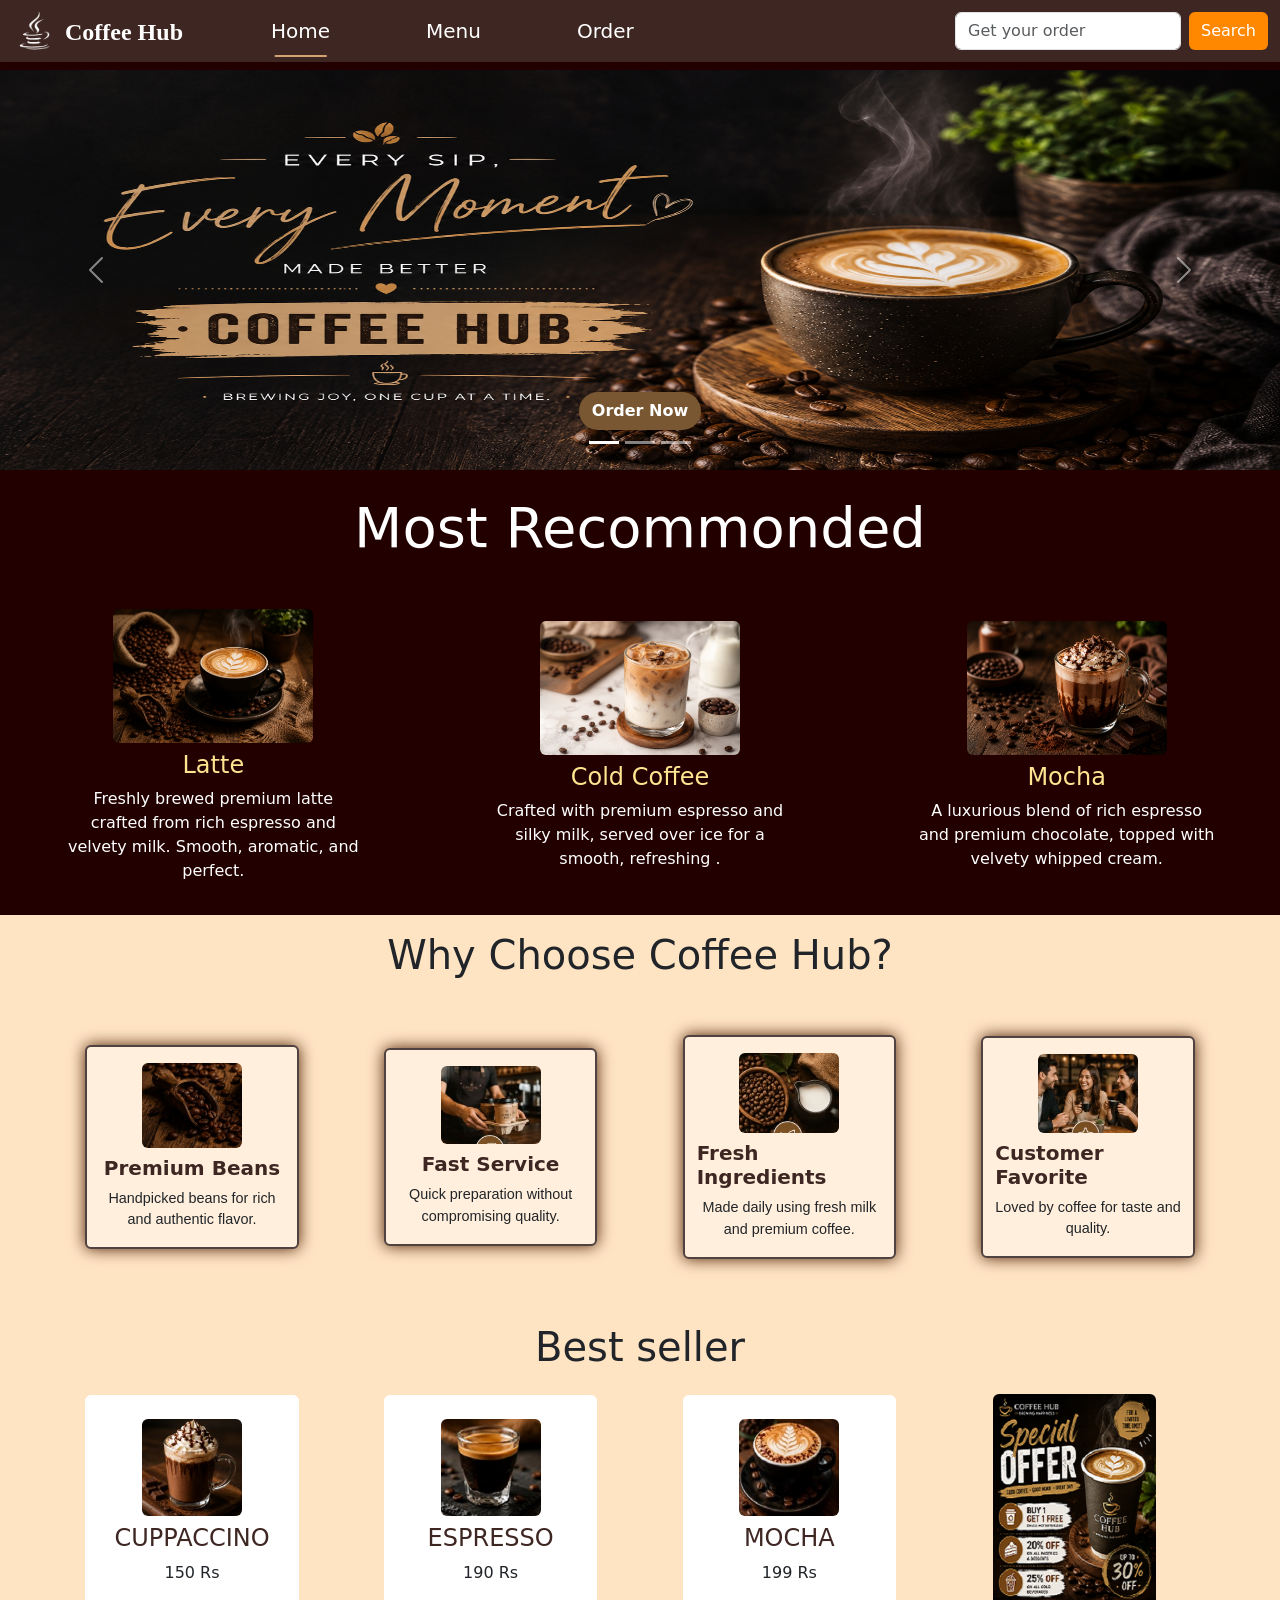
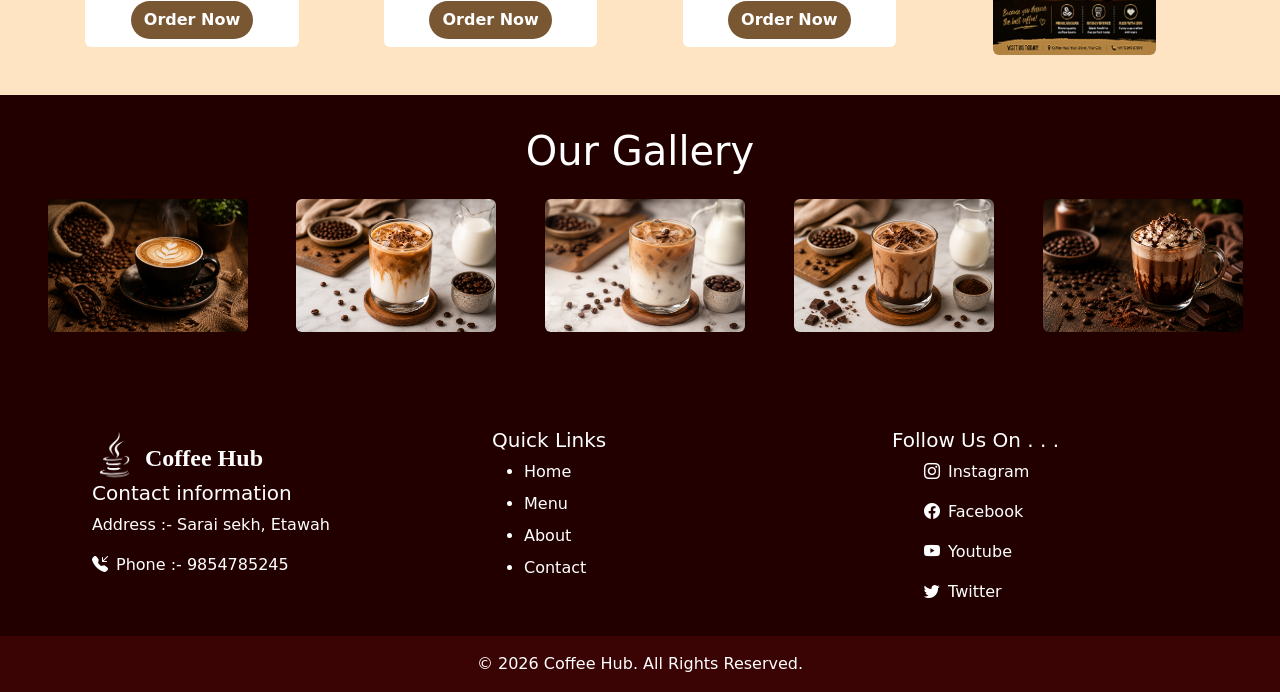
<file: index.html>
<!doctype html>
<html lang="en">
  <head>
    <meta charset="utf-8">
    <meta name="viewport" content="width=device-width, initial-scale=1">
    <title>Bootstrap demo</title>
    <link rel="icon" type="image/png" href="images/favicon.png">
    <link rel="stylesheet" href="https://cdn.jsdelivr.net/npm/bootstrap-icons@1.13.1/font/bootstrap-icons.min.css">
    <link href="https://cdn.jsdelivr.net/npm/bootstrap@5.3.8/dist/css/bootstrap.min.css" rel="stylesheet" integrity="sha384-sRIl4kxILFvY47J16cr9ZwB07vP4J8+LH7qKQnuqkuIAvNWLzeN8tE5YBujZqJLB" crossorigin="anonymous">
    <link rel="stylesheet" href="style.css">
  </head>
  <body>
    <nav class="navbar navbar-expand-lg bg-body-tertiary sticky-top">
  <div class="container-fluid ">
    <div class="d-flex align-items-center justify-content-center">
        <img src="images/logo-removebg-preview.png" class="img-fluid me-2" width="45" alt="">
        <h1 class="navbar-brand text-white nav-txt pt-3">Coffee Hub</h1>
    </div>
    <button class="navbar-toggler" type="button" data-bs-toggle="collapse" data-bs-target="#navbarSupportedContent" aria-controls="navbarSupportedContent" aria-expanded="false" aria-label="Toggle navigation">
      <span class="navbar-toggler-icon"></span>
    </button>
    <div class="collapse navbar-collapse" id="navbarSupportedContent">
      <ul class="navbar-nav me-auto mb-2 mb-lg-0">
        <li class="nav-item">
          <a class="nav-link active-nav text-white navbar-brand" aria-current="page" href="index.html">Home</a>
        </li>
        <li class="nav-item">
          <a class="nav-link text-white navbar-brand" href="menu.html">Menu</a>
        </li>
        <li class="nav-item">
          <a class="nav-link text-white navbar-brand" href="order.html">Order</a>
        </li>
      </ul>
      <form class="d-flex" role="search">
        <input class="form-control me-2" id="home-search" type="search" placeholder="Get your order" aria-label="Search"/>
        <button class="btn btn-success nav-button text-white border-0" id="home-search-btn" type="submit">Search</button>
      </form>
    </div>
  </div>
</nav>
<div id="carouselExampleCaptions" class="carousel slide carousel-fade">
  <div class="carousel-indicators">
    <button type="button" data-bs-target="#carouselExampleCaptions" data-bs-slide-to="0" class="active" aria-current="true" aria-label="Slide 1"></button>
    <button type="button" data-bs-target="#carouselExampleCaptions" data-bs-slide-to="1" aria-label="Slide 2"></button>
    <button type="button" data-bs-target="#carouselExampleCaptions" data-bs-slide-to="2" aria-label="Slide 3"></button>
  </div>
  <div class="carousel-inner mt-2">
    <div class="carousel-item">
      <img src="images/backgroundimage.png" class="d-block w-100 img-fluid" alt="...">
      <div class="carousel-caption">
      <button class="btn fs-6 fw-bold p-2.5 carousel-btn"><a href="menu.html" class="text-white " style="text-decoration: none;">Order Now</a></button>
    </div>
    </div>
    <div class="carousel-item">
      <img src="images/backgroundimage2.png" class="d-block w-100 img-fluid" alt="...">
      <div class="carousel-caption">
      <button class="btn fs-6 fw-bold p-2.5 carousel-btn"><a href="menu.html" class="text-white " style="text-decoration: none;">Order Now</a></button>
    </div>
    </div>
    <div class="carousel-item active">
      <img src="images/backgroundimage3.png" class="d-block w-100 img-fluid" alt="...">
      <div class="carousel-caption">
      <button class="btn fs-6 fw-bold p-2.5 carousel-btn"><a href="menu.html" class="text-white " style="text-decoration: none;">Order Now</a></button>
    </div>
    </div>
  </div>
  <button class="carousel-control-prev" type="button" data-bs-target="#carouselExampleCaptions" data-bs-slide="prev">
    <span class="carousel-control-prev-icon" aria-hidden="true"></span>
    <span class="visually-hidden">Previous</span>
  </button>
  <button class="carousel-control-next" type="button" data-bs-target="#carouselExampleCaptions" data-bs-slide="next">
    <span class="carousel-control-next-icon" aria-hidden="true"></span>
    <span class="visually-hidden">Next</span>
  </button>
</div>
<div class="container-fluid second-section">
  <h2 class="display-4 mt-4 text-white text-center">Most Recommonded</h2>
  <div class="row d-flex align-items-center justify-content-around mt-5">
    <div class="col-md-3 col-7 d-flex flex-column align-items-center justify-content-center mb-3">
      <img src="images/coffe1.png" class="img-fluid rounded " width="200">
      <h4 class="mt-2">Latte</h4>
      <p class="text-white text-center">Freshly brewed premium latte crafted from rich espresso and velvety milk. Smooth, aromatic, and perfect.</p>
    </div>
    <div class="col-md-3 col-7 d-flex flex-column align-items-center justify-content-center mb-3">
      <img src="images/coffe2.png" class="img-fluid rounded " width="200">
      <h4 class="mt-2">Cold Coffee</h4>
      <p class="text-white text-center">Crafted with premium espresso and silky milk, served over ice for a smooth, refreshing .</p>
    </div>
    <div class="col-md-3 col-7 d-flex flex-column align-items-center justify-content-center mb-3">
      <img src="images/coffe3.png" class="img-fluid rounded " width="200">
      <h4 class="mt-2">Mocha</h4>
      <p class="text-white text-center">A luxurious blend of rich espresso and premium chocolate, topped with velvety whipped cream.</p>
    </div>
  </div>
  <div class="row d-flex align-items-center justify-content-evenly third-section">
    <h2 class="display-6 mt-3 text-center">Why Choose Coffee Hub?</h2>
    <div class="col-md-2 col-10 d-flex flex-column align-items-center justify-content-center mt-5 mb-5  rounded">
      <img src="images/beans.jpg" class = "img-fluid rounded mt-3" width="100" alt="">
      <h5 class="fw-bold mt-2">Premium Beans</h5>
      <p class="text-center">Handpicked beans for rich and authentic flavor.</p>
    </div>
    <div class="col-md-2 col-10 d-flex flex-column align-items-center justify-content-center mt-5 mb-5  rounded">
      <img src="images/fastservice.jpg" class = "img-fluid rounded mt-3" width="100" alt="">
      <h5 class="fw-bold mt-2">Fast Service</h5>
      <p class="text-center">Quick preparation without compromising quality.</p>
    </div>
    <div class="col-md-2 col-10 d-flex flex-column align-items-center justify-content-center mt-5 mb-5  rounded">
      <img src="images/ingredients.jpg" class = "img-fluid rounded mt-3" width="100" alt="">
      <h5 class="fw-bold mt-2">Fresh Ingredients</h5>
      <p class="text-center">Made daily using fresh milk and premium coffee.</p>
    </div>
    <div class="col-md-2 col-10 d-flex flex-column align-items-center justify-content-center mt-5 mb-5 rounded">
      <img src="images/customers.jpg" class = "img-fluid rounded mt-3" width="100" alt="">
      <h5 class="fw-bold mt-2">Customer Favorite</h5>
      <p class="text-center">Loved by coffee for taste and quality.</p>
    </div>
  </div>
    <div class="row d-flex align-items-center justify-content-evenly fourth-section">
      <h2 class="display-6 mt-3 text-center">Best seller</h2>
      <div class="col-md-2 col-10 order bg-white mt-3 mb-5 p-2 rounded d-flex flex-column align-items-center justify-content-center">
        <img src="images/coffe4.jpg" width="100" class="rounded mt-3">
        <h4>CUPPACCINO</h4>
        <p>150 Rs</p>
        <button class="btn text-white fs-6 fw-bold p-2.5 carousel-btn order-btn" data-name="CUPPACCINO" data-price="150" data-image="images/coffe4.jpg">Order Now</button>
      </div>
      <div class="col-md-2 col-10 order bg-white mt-3 mb-5 p-2 rounded d-flex flex-column align-items-center justify-content-center">
        <img src="images/coffe5.jpg" width="100" class="rounded mt-3">
        <h4>ESPRESSO</h4>
        <p>190 Rs</p>
        <button class="btn text-white fs-6 fw-bold p-2.5 carousel-btn order-btn" data-name="ESPRESSO" data-price="190" data-image="images/coffe5.jpg">Order Now</button>
      </div>
      <div class="col-md-2 col-10 order bg-white mt-3 mb-5 p-2 rounded d-flex flex-column align-items-center justify-content-center">
        <img src="images/coffe6.jpg" width="100" class="rounded mt-3">
        <h4>MOCHA</h4>
        <p>199 Rs</p>
        <button class="btn text-white fs-6 fw-bold p-2.5 carousel-btn order-btn" data-name="MOCHA" data-price="199" data-image="images/coffe6.jpg">Order Now</button>
      </div>
      <div class="col-md-2 col-10 rounded">
        <img src="images/offer.png" width="163vh" class="rounded mb-4 offer-img" alt="">
      </div>
    </div>
    <div class="row mt-3 d-flex align-items-center justify-content-evenly fivth-section">
      <h2 class="display-6 mt-3 text-center text-white">Our Gallery</h2>
      <div class="col-md-2 col-10 d-flex align-items-center justify-content-evenly mt-3">
        <img src="images/coffe1.png" width="200" class="rounded">
      </div>
      <div class="col-md-2 col-10 d-flex align-items-center justify-content-evenly mt-3">
        <img src="images/coffe7.png" width="200" class="rounded">
      </div>
      <div class="col-md-2 col-10 d-flex align-items-center justify-content-evenly mt-3">
        <img src="images/coffe2.png" width="200" class="rounded">
      </div>
      <div class="col-md-2 col-10 d-flex align-items-center justify-content-evenly mt-3">
        <img src="images/coffe8.png" width="200" class="rounded">
      </div>
      <div class="col-md-2 col-10 d-flex align-items-center justify-content-evenly mt-3">
        <img src="images/coffe3.png" width="200" class="rounded">
      </div>
    </div>

    <div class="row mt-5 d-flex justify-content-evenly footer">
      <div class="col-md-3 col-10 mt-5 align-items-center justify-content-center">
        <div class="logo d-flex">
          <img src="images/logo-removebg-preview.png" class="img-fluid me-2" width="45" alt="">
          <h1 class="navbar-brand text-white nav-txt pt-3">Coffee Hub</h1>
        </div>
        <div class="information text-white">
          <h5>Contact information</h5>
          <p>Address :- Sarai sekh, Etawah</p>
          <div class="number d-flex">
            <i class="bi bi-telephone-inbound-fill"></i>
            <p class="ms-2">Phone :- 9854785245</p>
          </div>
        </div>
    </div>
    <div class="col-md-3 col-10 mt-5 text-white">
      <h5>Quick Links</h5>
      <ul>
        <li class="mt-2">Home</li>
        <li class="mt-2" >Menu</li>
        <li class="mt-2" >About</li>
        <li class="mt-2" >Contact</li>
      </ul>
    </div>
    <div class="col-md-3 col-10 mt-5 text-white">
      <h5>Follow Us On . . .</h5>
      <ul>
        <li class="d-flex">
          <i class="bi bi-instagram"></i>
          <p class="ms-2">Instagram</p>
        </li>
        <li class="d-flex">
          <i class="bi bi-facebook"></i>
          <p class="ms-2">Facebook</p>
          <li class="d-flex">
            <i class="bi bi-youtube"></i>
            <p class="ms-2">Youtube</p>
          </li>
          <li class="d-flex">
            <i class="bi bi-twitter"></i>
            <p class="ms-2">Twitter</p>
          </li>
        </li>
      </ul>
    </div>
    <div class="col-12 pt-3 d-flex justify-content-center align-items-center text-white" style="background-color: rgb(58, 4, 4);">
      <p class="text-center ">© 2026 Coffee Hub. All Rights Reserved.</p>
    </div>
  </div>
    <script src="https://cdn.jsdelivr.net/npm/bootstrap@5.3.8/dist/js/bootstrap.bundle.min.js" integrity="sha384-FKyoEForCGlyvwx9Hj09JcYn3nv7wiPVlz7YYwJrWVcXK/BmnVDxM+D2scQbITxI" crossorigin="anonymous"></script>
    <script src="cofee1.js"></script>
  </body>
</html>
</file>
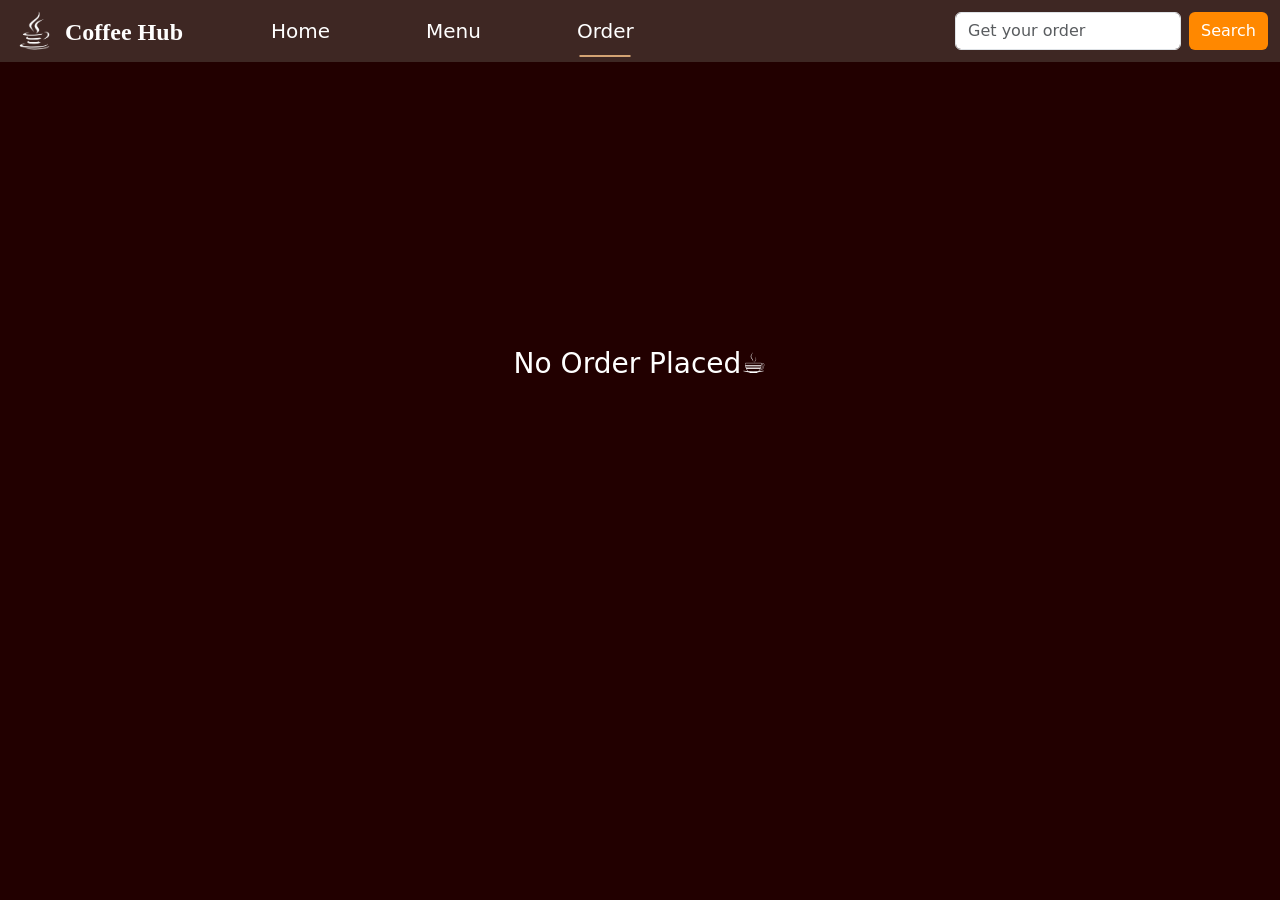
<file: order.html>
<!doctype html>
<html lang="en">
  <head>
    <meta charset="utf-8">
    <meta name="viewport" content="width=device-width, initial-scale=1">
    <link rel="icon" type="image/png" href="images/favicon.png">
    <title>Bootstrap demo</title>
    <link rel="stylesheet" href="https://cdn.jsdelivr.net/npm/bootstrap-icons@1.13.1/font/bootstrap-icons.min.css">
    <link href="https://cdn.jsdelivr.net/npm/bootstrap@5.3.8/dist/css/bootstrap.min.css" rel="stylesheet" integrity="sha384-sRIl4kxILFvY47J16cr9ZwB07vP4J8+LH7qKQnuqkuIAvNWLzeN8tE5YBujZqJLB" crossorigin="anonymous">
    <link rel="stylesheet" href="style.css">
  </head>
  <body>
    <nav class="navbar navbar-expand-lg bg-body-tertiary sticky-top">
  <div class="container-fluid ">
    <div class="d-flex align-items-center justify-content-center">
        <img src="images/logo-removebg-preview.png" class="img-fluid me-2" width="45" alt="">
        <h1 class="navbar-brand text-white nav-txt pt-3">Coffee Hub</h1>
    </div>
    <button class="navbar-toggler" type="button" data-bs-toggle="collapse" data-bs-target="#navbarSupportedContent" aria-controls="navbarSupportedContent" aria-expanded="false" aria-label="Toggle navigation">
      <span class="navbar-toggler-icon"></span>
    </button>
    <div class="collapse navbar-collapse" id="navbarSupportedContent">
      <ul class="navbar-nav me-auto mb-2 mb-lg-0">
        <li class="nav-item">
          <a class="nav-link text-white navbar-brand" aria-current="page" href="index.html">Home</a>
        </li>
        <li class="nav-item">
          <a class="nav-link text-white navbar-brand" href="menu.html">Menu</a>
        </li>
        <li class="nav-item">
          <a class="nav-link active-nav text-white navbar-brand" href="order.html">Order</a>
        </li>
      </ul>
      <form class="d-flex" role="search">
        <input class="form-control me-2" id="searchBox" type="search" placeholder="Get your order" aria-label="Search"/>
        <button class="btn btn-success nav-button text-white border-0" type="submit">Search</button>
      </form>
    </div>
  </div>
</nav>
    <div class="container-fluid bg-transparent d-flex justify-content-center align-items-center ">
        <div class="row d-flex justify-content-center align-items-center order mt-2">
            
        </div>
    </div>
    <script src="https://cdn.jsdelivr.net/npm/bootstrap@5.3.8/dist/js/bootstrap.bundle.min.js" integrity="sha384-FKyoEForCGlyvwx9Hj09JcYn3nv7wiPVlz7YYwJrWVcXK/BmnVDxM+D2scQbITxI" crossorigin="anonymous"></script>
    <script src="coffe3.js"></script>
    <!-- <script src="cofee2.js"></script> -->
  </body>
</html>
</file>
<file: style.css>
*{
    margin: 0px;
    padding: 0px;
    box-sizing: border-box;
}
.navbar {
    --bs-navbar-padding-y: 0;
}
body{
    background-color: rgb(34, 0, 0);
}
.container-fluid{
    background-color: #3E2723;
}
.nav-txt{
    font-weight: 600;
    font-size: 1.5rem;
    font-family: cursive;
}
.nav-link{
    margin-left: 4rem;
    padding: 1rem;
    position: relative;
}

.nav-link:hover{
    color: #d4a373 !important;
}

.nav-link::after{
    content: "";
    position: absolute;
    left: 50%;
    bottom: 5px;
    width: 0;
    height: 2px;
    background-color: #d4a373;
    transition: all 0.3s ease;
    transform: translateX(-50%);
}

.nav-link:hover::after{
    width: 80%;
}
.active-nav::after{
    width: 70%;
}
.nav-button{
    background-color: rgb(255, 136, 0);
}
.carousel-item img{
    height:25rem;
}
.second-section{
    background-color: transparent;
}
.second-section h4{
    color:rgb(255, 229, 144);
}
.carousel-btn{
    background-color:  #7a5733;
    border-radius: 20px;
}
.carousel-btn:hover{
    background-color:  #553d25!important;
    scale: 1.1;
}
.third-section{
    background-color: bisque;
}
.third-section h5{
    color: #3E2723;
}
.third-section .col-md-2{
    border: 2px solid #504240;
    box-shadow: 0px 0px 1rem rgb(75, 28, 1);
    background-color: rgb(255, 239, 220);
}
.third-section .col-10{
    border: 2px solid #504240;
    box-shadow: 0px 0px 1rem rgb(75, 28, 1);
    background-color: rgb(255, 239, 220);
}
.third-section p{
    font-family: Verdana, Geneva, Tahoma, sans-serif;
    font-weight: 525;
    font-size: 0.9rem;
}
.third-section:hover{
    scale: 1.010;
    box-shadow: 0px 0px 1rem rgba(75, 28, 1,);
}
.fourth-section{
    background-color: bisque;
}
.fourth-section h4{
    color: #3E2723;
    margin-top: 0.5rem;
}
.fourth-section .order:hover{
    box-shadow: 0px 0px 1rem rgba(75, 28, 1,0.9);
    scale: 1.020;
}
.fivth-section .col-2 img:hover{
    box-shadow: 0px 0px 1rem rgba(255, 255, 255,0.5);
    scale: 1.020;
}
.footer li:hover{
    color: #553d25;
}
.order-card{
    min-width: 40vw !important;
    max-width: 70vh !important;
    color: #3E2723;
    background-color: bisque;
}
.confirm:hover{
    opacity: 0.7;
}
@media ( max-width : 1100px ){
    .fivth-section img{
        width : 15vw;
    }
}
@media ( max-width : 766px ){
    .second-section img{
        width : 70vw;
    }
    .third-section img{
        width : 50vw;
    }
    .fourth-section img{
        width: 40vw;
    }
    .fivth-section{
        justify-content: center !important;
    }
    .fivth-section img{
        width : 50vw;
    }
    .fourth-section{
        justify-content: center !important;
    }
    .footer img{
        width : 45px;
    }
    .footer{
        justify-content: center !important;
    }
    .offer-img{
        display: none !important;
    }
}
</file>
